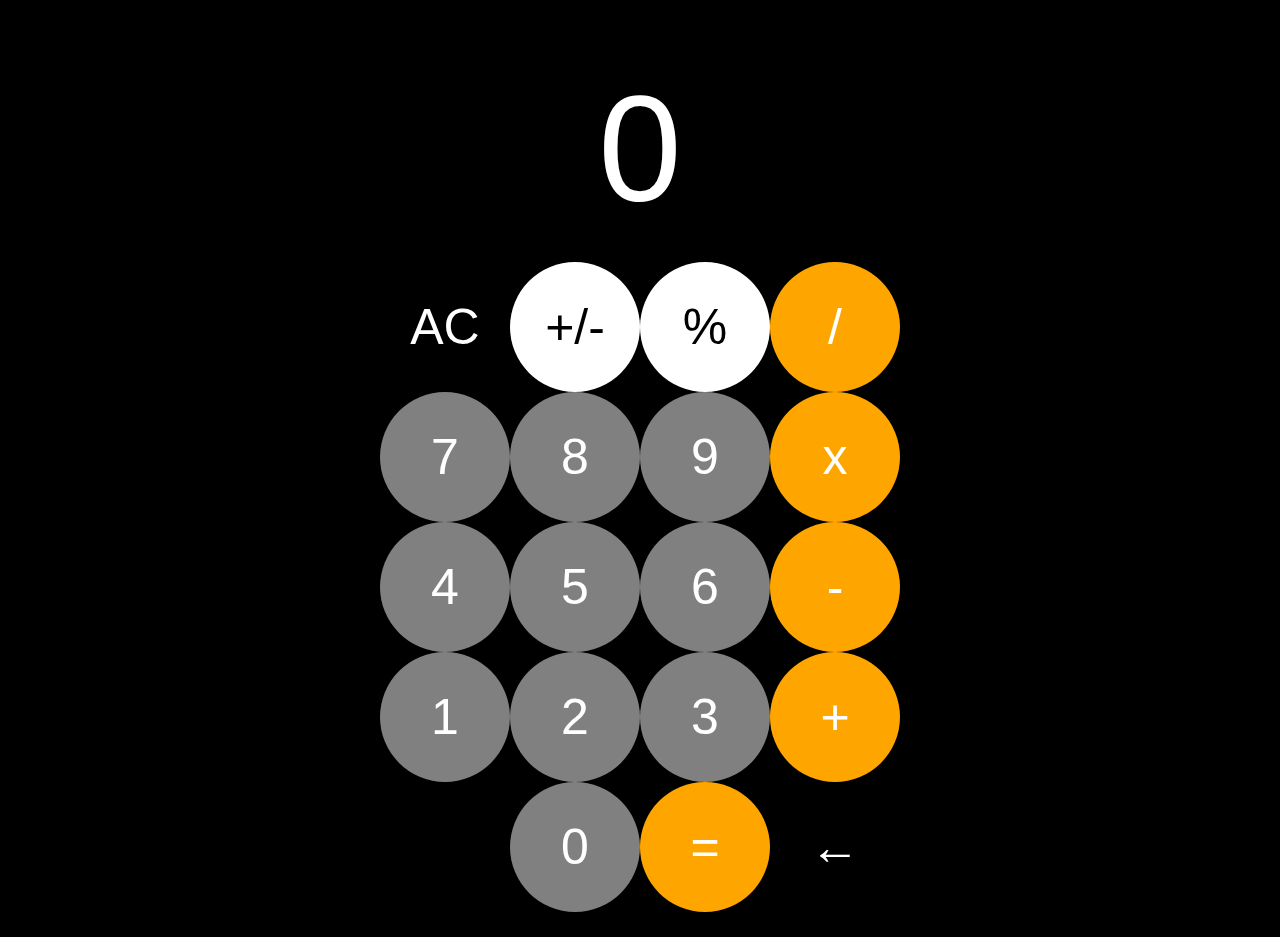
<file: index.html>
<!-- The source code is at ( https://github.com/Strangedip ) -->

<!DOCTYPE html>
<html lang="en">
<head>
    <title>IOS Calculator</title>
    <link rel="stylesheet" href="style.css">
</head>
<body>
    <h1>Calculator</h1>
    <div class="container">
        <div class="result">
            <span>0</span>
        </div>

        <div class="buttons">   
            <button class="item clear" >AC</button>
            <button class="item item negative" value="+/-">+/-</button>
            <button class="item percent sign" value="%">%</button>
            <button class="item item3 sign" value="/">/</button>
            <button class="item numbers" value="7">7</button>
            <button class="item numbers" value="8">8</button>
            <button class="item numbers" value="9">9</button>
            <button class="item item3 sign" value="x">x</button>
            <button class="item numbers" value="4">4</button>
            <button class="item numbers" value="5">5</button>
            <button class="item numbers" value="6">6</button>
            <button class="item item3 sign" value="-">-</button>
            <button class="item numbers" value="1">1</button>
            <button class="item numbers" value="2">2</button>
            <button class="item numbers" value="3">3</button>
            <button class="item item3 sign" value="+">+</button>
            <button class="item comma" value=","></button>
            <button class="item numbers" value="0">0</button>
            <button class="item item3 equals" value="=">=</button>
            <button class="item backSpace" value="&#8592">&#8592</button>

        </div>
    </div>
    <script src="index.js"></script>
</body>
</html>
</file>
<file: style.css>
/* The source code is at ( https://github.com/Strangedip ) */

* {
    padding: 0;
    margin: 0;

}

html, body, #fullheight {
    min-height: 100% !important;
    height: 100%;
    font-family: Arial, Helvetica, sans-serif;
    background-color: black;
}

.container {
    margin-right:auto;
    margin-left: auto;
    height: 100%;
    background-color: black;

}

.result {
    display: flex;
    justify-content: center;
    align-items: center;
    color: white;
    height: 25%;
}

.result span {
    font-size: 150px;
    align-self: center;
    justify-self: center;
}

.buttons {
    margin-left: auto;
    margin-right: auto;
    width: fit-content;
    height: 60%;
    background-color: black;
    display: grid;
    grid-template-columns: 25% 25% 25% 25%;
}

.item {
    display: flex;
    justify-content: center;
    align-items: center;
    font-size: 50px;
    color: white;
    border-radius: 100%;
    width: 130px;
    height: 130px;
    padding: 10px;
    cursor: pointer ;
    align-self: center;
    justify-self: center;
}

.percent, .negative {
    background-color: aliceblue;
    border: none;
    color: black;
}

.item {
    background-color:white;
    border: none;
}
.item3 {
    background-color: orange;
    border: none;
}
.numbers {
    background-color: grey;
    border: none;
}
.comma {
    background-color: black;
    border: none;
}
.clear, .backSpace {
    background-color: black;
    border-color: aliceblue;
}
.itemZero {
    background-color: grey;
    width: 435px;
    border-radius: 135px;
    grid-column: span 2;
    border: none;
}
</file>
